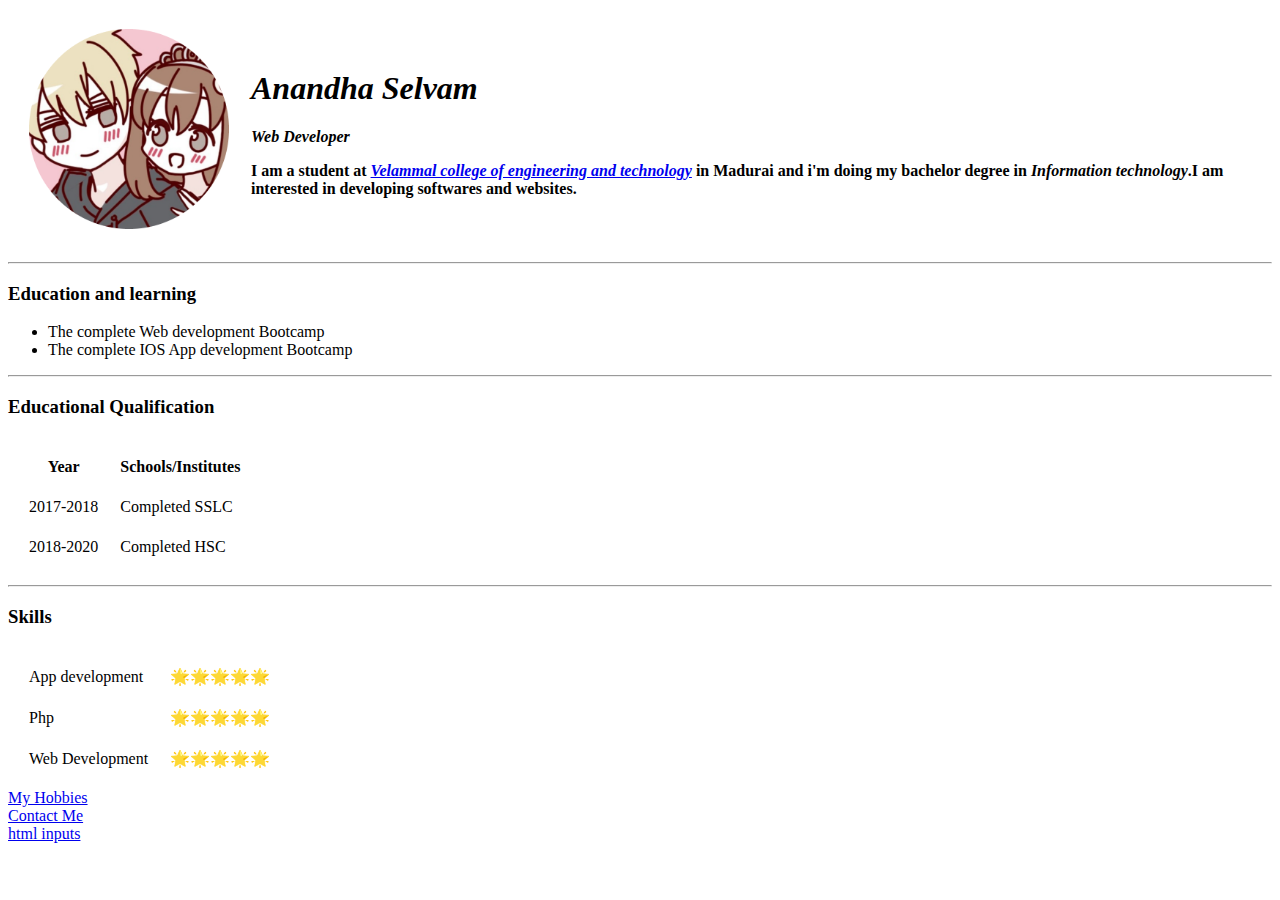
<file: index.html>
<!DOCTYPE html>
<html lang="en" dir="ltr">

<head>
  <meta charset="utf-8">
  <title>Anandhaselvam's Personal Sites</title>
</head>

<body>
  <table cellspacing="20">
    <tr>
      <td><img src="images/shiv-modified.png" width="200" height="200" alt="Anandhaselvam's profile picture"></td>
      <td>
        <h1><em><strong>Anandha Selvam</stromg></em></h1>
        <p><em><strong>Web Developer</strong></em></p>
        <p>I am a student at<em><strong> <a href="https://www.velammaltrust.com/VCET.html">Velammal college of engineering and technology</a></strong></em> in Madurai and i'm doing my bachelor degree in <em><strong>Information
              technology</strong></em>.I am
          interested in developing softwares and websites.</p>
      </td>
    </tr>
  </table>
  <hr>
  <h3>Education and learning</h3>
  <ul>
    <li>The complete Web development Bootcamp</li>
    <li>The complete IOS App development Bootcamp</li>
  </ul>
  <hr>
  <h3>Educational Qualification</h3>
  <table cellspacing="20">
    <thead>
      <tr>
        <th>Year</th>
        <th>Schools/Institutes</th>
      </tr>
    </thead>
    <tbody>
      <tr>
        <td>2017-2018</td>
        <td>Completed SSLC</td>
      </tr>
      <tr>
        <td>2018-2020</td>
        <td>Completed HSC</td>
      </tr>
    </tbody>
  </table>
  <hr>
  <h3>Skills</h3>
  <table cellspacing="20">
    <tr>
      <td>App development</td>
      <td>🌟🌟🌟🌟🌟</td>
    </tr>
    <tr>
      <td>Php</td>
      <td>🌟🌟🌟🌟🌟</td>
    </tr>
    <tr>
      <td>Web Development</td>
      <td>🌟🌟🌟🌟🌟</td>
    </tr>
  </table>
  <a href="hobbies.html">My Hobbies</a>
  <br>
  <a href="contactme.html">Contact Me</a><br>
  <a href="inputs.html">html inputs</a>
</body>

</html>
</file>
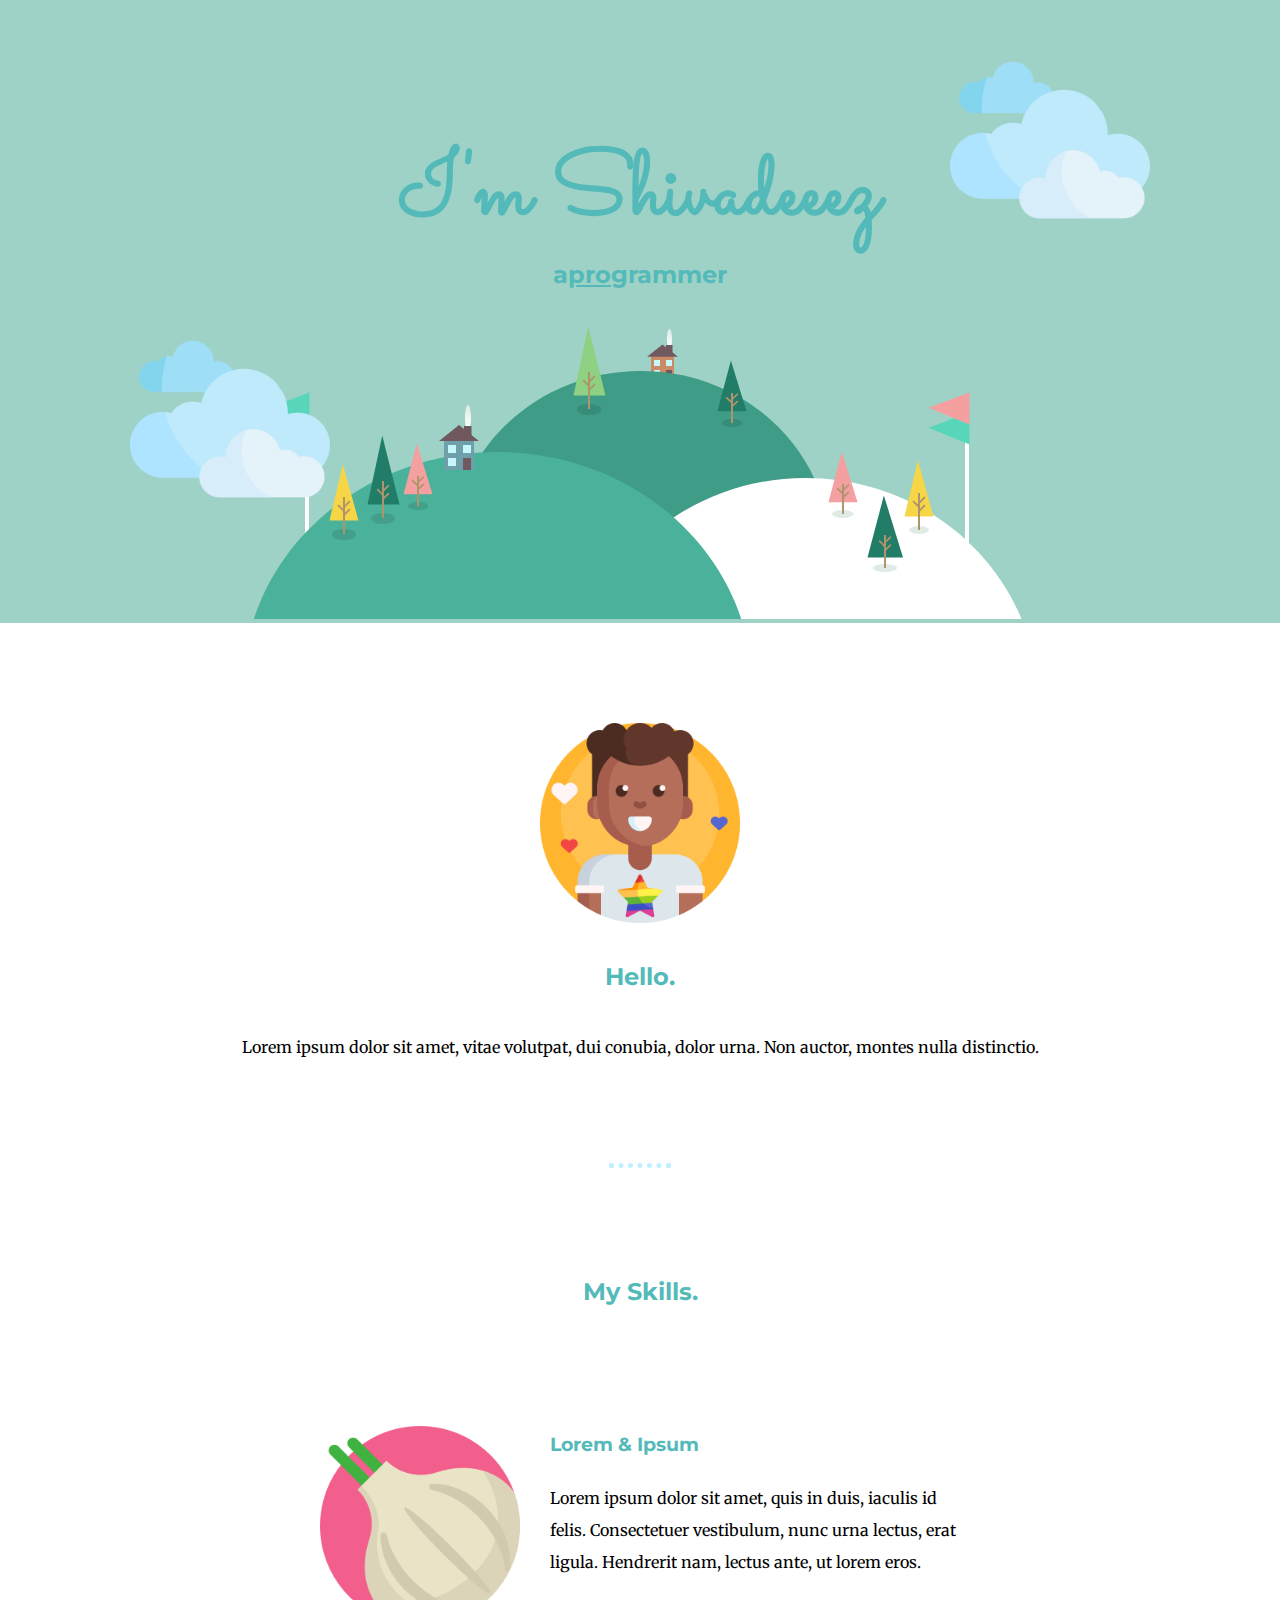
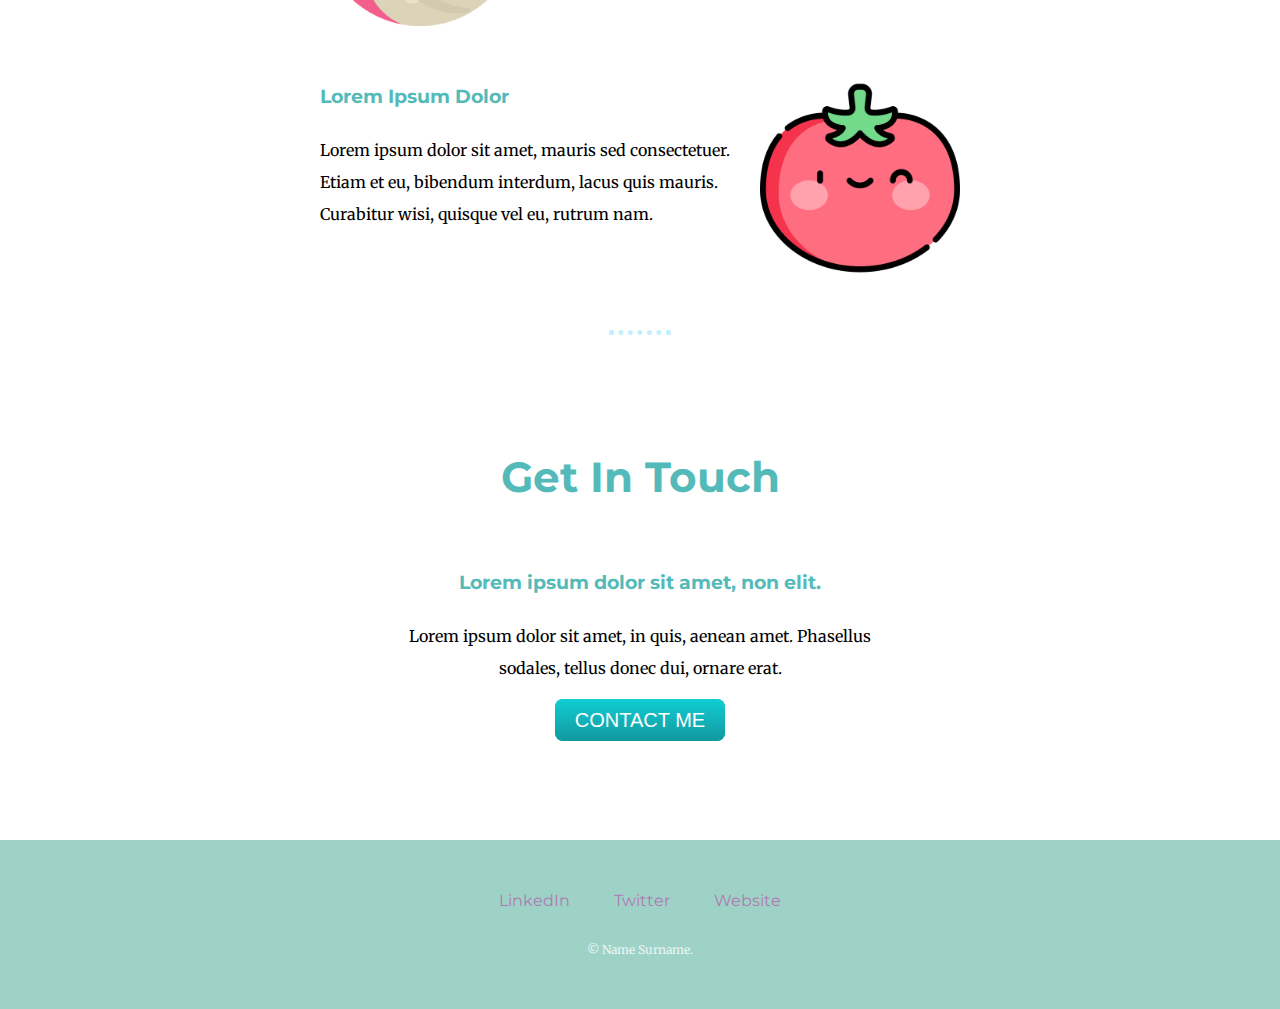
<file: css-my site/index.html>
<!DOCTYPE html>
<html lang="en" dir="ltr">

<head>
  <meta charset="utf-8">
  <title>Shiv Adeez</title>
  <link rel="stylesheet" href="css/style.css">
  <link rel="icon" href="favicon.io.ico">
  <link rel="preconnect" href="https://fonts.googleapis.com">
<link rel="preconnect" href="https://fonts.gstatic.com" crossorigin>
<link href="https://fonts.googleapis.com/css2?family=Merriweather&family=Montserrat&family=Sacramento&display=swap" rel="stylesheet">
</head>

<body>
  <div class="top-container">
      <img class="top-cloud" src="image/clouds.png" alt="shiv">
        <h1>I'm Shivadeeez</h1>
        <h2>a<span class="pro">pro</span>grammer</h2>
          <img class="bottom-cloud" src="image/clouds.png" alt="cloud">
            <img class="hill" src="image/landx.svg" alt="mountain">
  </div>
  <div class="middle-container">
    <div class="profile">
      <img class="coolguy"src="image/guy.png" alt="coolguy">
      <h2>Hello.</h2>
      <p>Lorem ipsum dolor sit amet, vitae volutpat, dui conubia, dolor urna. Non auctor, montes nulla distinctio.</p>
    </div>
    <hr>
    <div class="skills">
      <h2>My Skills.</h2>
      <div class="skill-row">
        <img class="vegis" src="image/garlic.png" alt="vegis">
        <h3>Lorem & Ipsum</h3>
        <p class="">Lorem ipsum dolor sit amet, quis in duis, iaculis id felis. Consectetuer vestibulum, nunc urna lectus, erat ligula. Hendrerit nam, lectus ante, ut lorem eros.</p>
      </div>
      <div class="skill-row">
        <img class="tomos" src="image/tomato.png" alt="tomos">
        <h3>Lorem Ipsum Dolor</h3>
        <p>Lorem ipsum dolor sit amet, mauris sed consectetuer. Etiam et eu, bibendum interdum, lacus quis mauris. Curabitur wisi, quisque vel eu, rutrum nam.</p>
      </div>
    </div>
    <hr>
    <div class="contact-me">
      <h2 class="contact-x">Get In Touch</h2>
      <h3>Lorem ipsum dolor sit amet, non elit.</h3>
      <p>Lorem ipsum dolor sit amet, in quis, aenean amet. Phasellus sodales, tellus donec dui, ornare erat.</p>
      <a class="btn" href="mailto:name@email.com">CONTACT ME</a>
    </div>
  </div>


  <div class="bottom-container">
    <a class="footer-link" href="https://www.linkedin.com/">LinkedIn</a>
    <a class="footer-link" href="https://twitter.com/">Twitter</a>
    <a class="footer-link" href="https://www.appbrewery.co/">Website</a>
    <p class="copyright">© Name Surname.</p>
  </div>
</body>

</html>
</file>
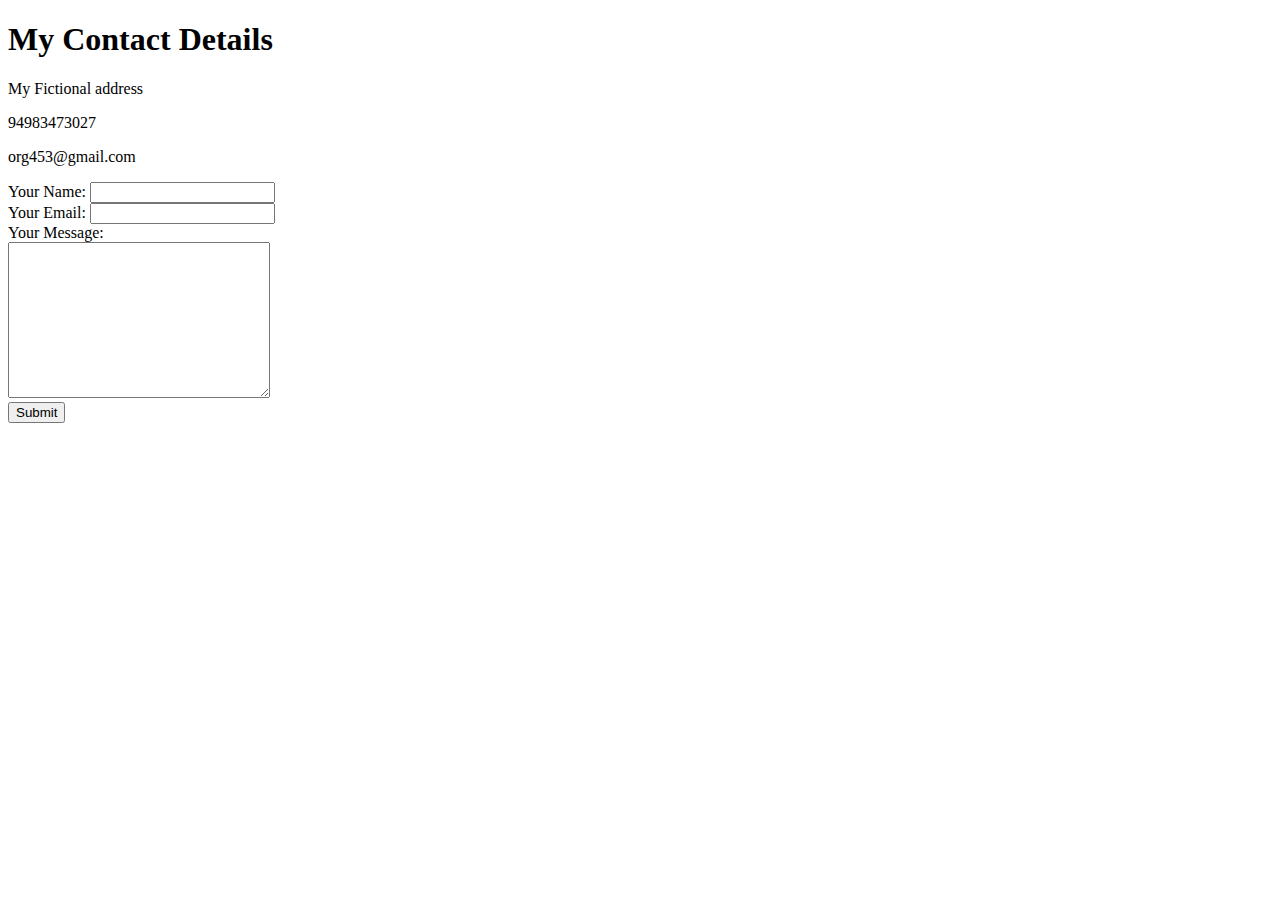
<file: contactme.html>
<!DOCTYPE html>
<html lang="en" dir="ltr">

<head>
  <meta charset="utf-8">
  <title>Contact Me</title>
</head>

<body>
  <h1>My Contact Details</h1>
  <p>My Fictional address</p>
  <p>94983473027</p>
  <p>org453@gmail.com</p>
  <form class="" action="mailto:anandselvam412@gmail.com" method="post" enctype="text/plain">
    <label>Your Name:</label>
    <input type="text" name="Your Name" value=""><br>
    <label>Your Email:</label>
    <input type="email" name="Your Email" value=""><br>
    <label>Your Message:</label><br>
    <textarea name="Your Message" rows="10" cols="30"></textarea><br>
    <input type="submit">
  </form>
</body>
</html>
</file>
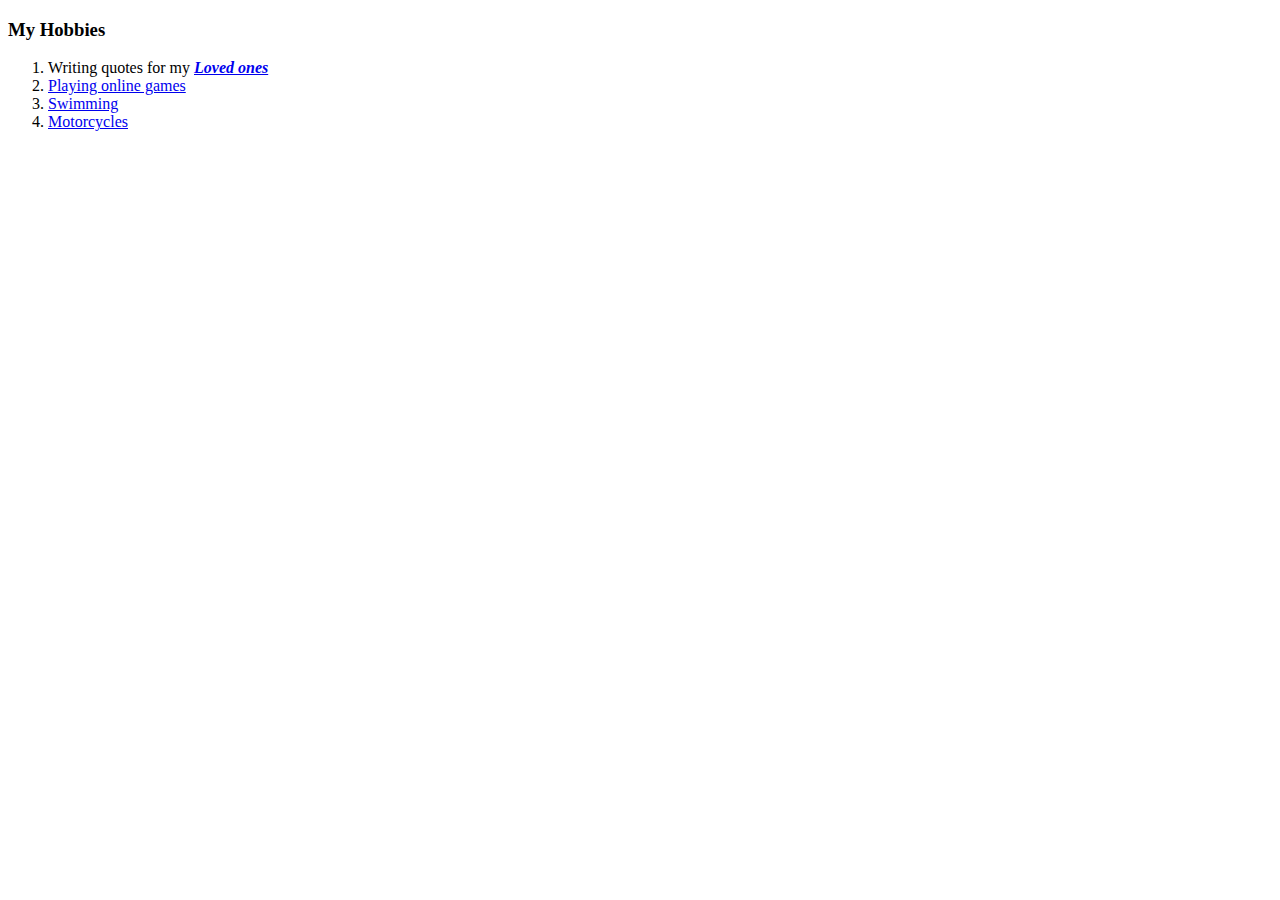
<file: hobbies.html>
<!DOCTYPE html>
<html lang="en" dir="ltr">
  <head>
    <meta charset="utf-8">
    <title>My Hbbies</title>
  </head>
  <body>
    <h3>My Hobbies</h3>
    <ol>
      <li>Writing quotes for my <em><strong><a href="https://parade.com/936221/marynliles/romantic-love-quotes/">Loved ones</a></strong></em></li>
      <li><a href="https://www.google.com/aclk?sa=L&ai=DChcSEwiIu_ehlZP4AhW8mGYCHfNRCewYABADGgJzbQ&ae=2&sig=AOD64_0rDE-j4eKCdw22h8j1Xa0qt_3fOQ&q&adurl&ved=2ahUKEwi6_e-hlZP4AhV3zDgGHSVzD70Q0Qx6BAgEEAE">Playing online games</a></li>
      <li><a href="https://en.wikipedia.org/wiki/Swimming_(sport)">Swimming</a></li>
      <li><a href="https://www.youtube.com/watch?v=DY7OFizK_eo">Motorcycles</a></li>
    </ol>

  </body>
</html>
</file>
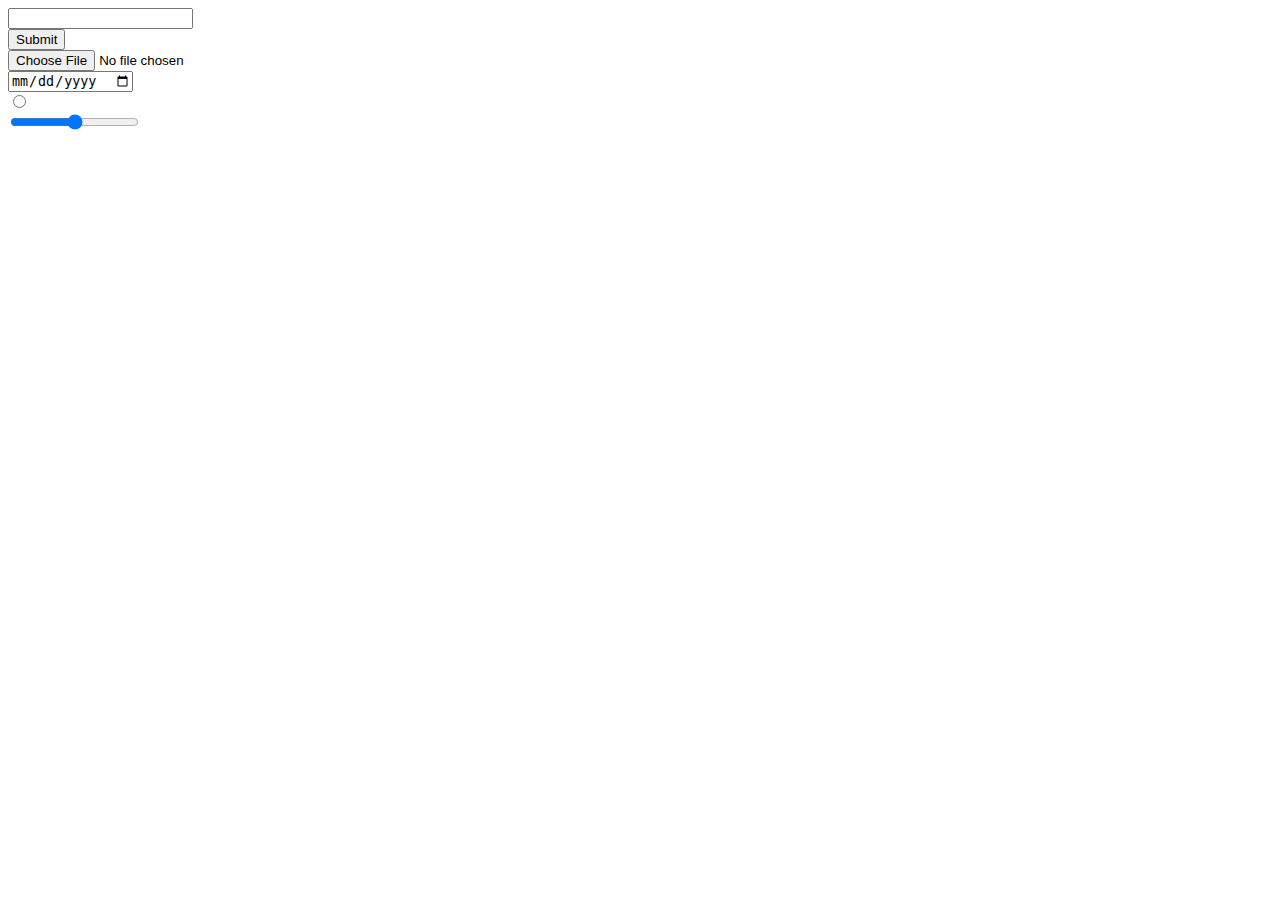
<file: inputs.html>
<!DOCTYPE html>
<html lang="en" dir="ltr">

<head>
  <meta charset="utf-8">
  <title>html inputs</title>
</head>

<body>
  <form class="" action="index.html" method="post">
    <input type="text" name="" value=""><br>
    <input type="button" name="" value="Submit"><br>
    <input type="file" name="" value=""><br>
    <input type="date" name="" value=""><br>
    <input type="radio" name="" value=""><br>
    <input type="range" name="" value=""><br>
  </form>

</body>

</html>
</file>
<file: css-my site/css/style.css>
body{
  margin: 0;
  text-align: center;
  font-family: 'merriweather',serif;
}
.top-container{
  background-color: #9ED2C6;
  position:relative;
  padding-top: 100px;
}
.middle-container{
  margin: 100px 0;
  line-height: 2;


}
.bottom-container{
  background-color: #9ED2C6;
  padding: 50px 0 20px;

}
.top-cloud{
  width: 200px;
  position: absolute;
  right: 130px;
  top: 40px;

}
.bottom-cloud{
  width: 200px;
  position: absolute;
  left:130px;
}
.pro{
  text-decoration: underline;
}
h1{
  font-family: 'sacramento',cursive;
  font-size: 5.635em;
  color: #54BAB9;
  margin: 50px auto 0 auto;
  line-height: 1;
}
h2{
    font-family: 'Montserrat',sans-serif;
    color: #54BAB9;
    padding-bottom: 10px;
}
h3{
    font-family: 'Montserrat',sans-serif;
    color: #54BAB9;
}
hr{
  border: dotted #C1EFFF;
  border-bottom: none;
  width: 4%;
  border-width: thick;
  margin: 100px auto;
}
a{
  color: #AF7AB3;
  font-family: 'Montserrat',sans-serif;
  margin: 10px 20px;
  text-decoration: none;
}
a:hover{
  color: #EAF6F6;
}
.copyright{
  color: #EAF6F6;
  font-size: 0.75rem;
  padding: 20px 0;
}
.coolguy{
  width: 200px;
}
.vegis{
  width: 200px;
  float: left;
  margin-right: 30px;
}
.tomos{
  width: 200px;
  float: right;
  margin-left: 30px;
}
.skill-row{
  width:50%;
  margin: 100px auto 100px auto;
  text-align: left;
}
.contact-x{
  font-size: 42px;
}
.contact-me{
  width: 40%;
  margin: 40px auto 60px;
}
.btn {
  background: #11cdd4;
  background-image: -webkit-linear-gradient(top, #11cdd4, #11999e);
  background-image: -moz-linear-gradient(top, #11cdd4, #11999e);
  background-image: -ms-linear-gradient(top, #11cdd4, #11999e);
  background-image: -o-linear-gradient(top, #11cdd4, #11999e);
  background-image: linear-gradient(to bottom, #11cdd4, #11999e);
  -webkit-border-radius: 8;
  -moz-border-radius: 8;
  border-radius: 8px;
  font-family: Arial;
  color: #ffffff;
  font-size: 20px;
  padding: 10px 20px 10px 20px;
  text-decoration: none;
}

.btn:hover {
  background: #30e3cb;
  background-image: -webkit-linear-gradient(top, #30e3cb, #2bc4ad);
  background-image: -moz-linear-gradient(top, #30e3cb, #2bc4ad);
  background-image: -ms-linear-gradient(top, #30e3cb, #2bc4ad);
  background-image: -o-linear-gradient(top, #30e3cb, #2bc4ad);
  background-image: linear-gradient(to bottom, #30e3cb, #2bc4ad);
  text-decoration: none;
}
</file>
